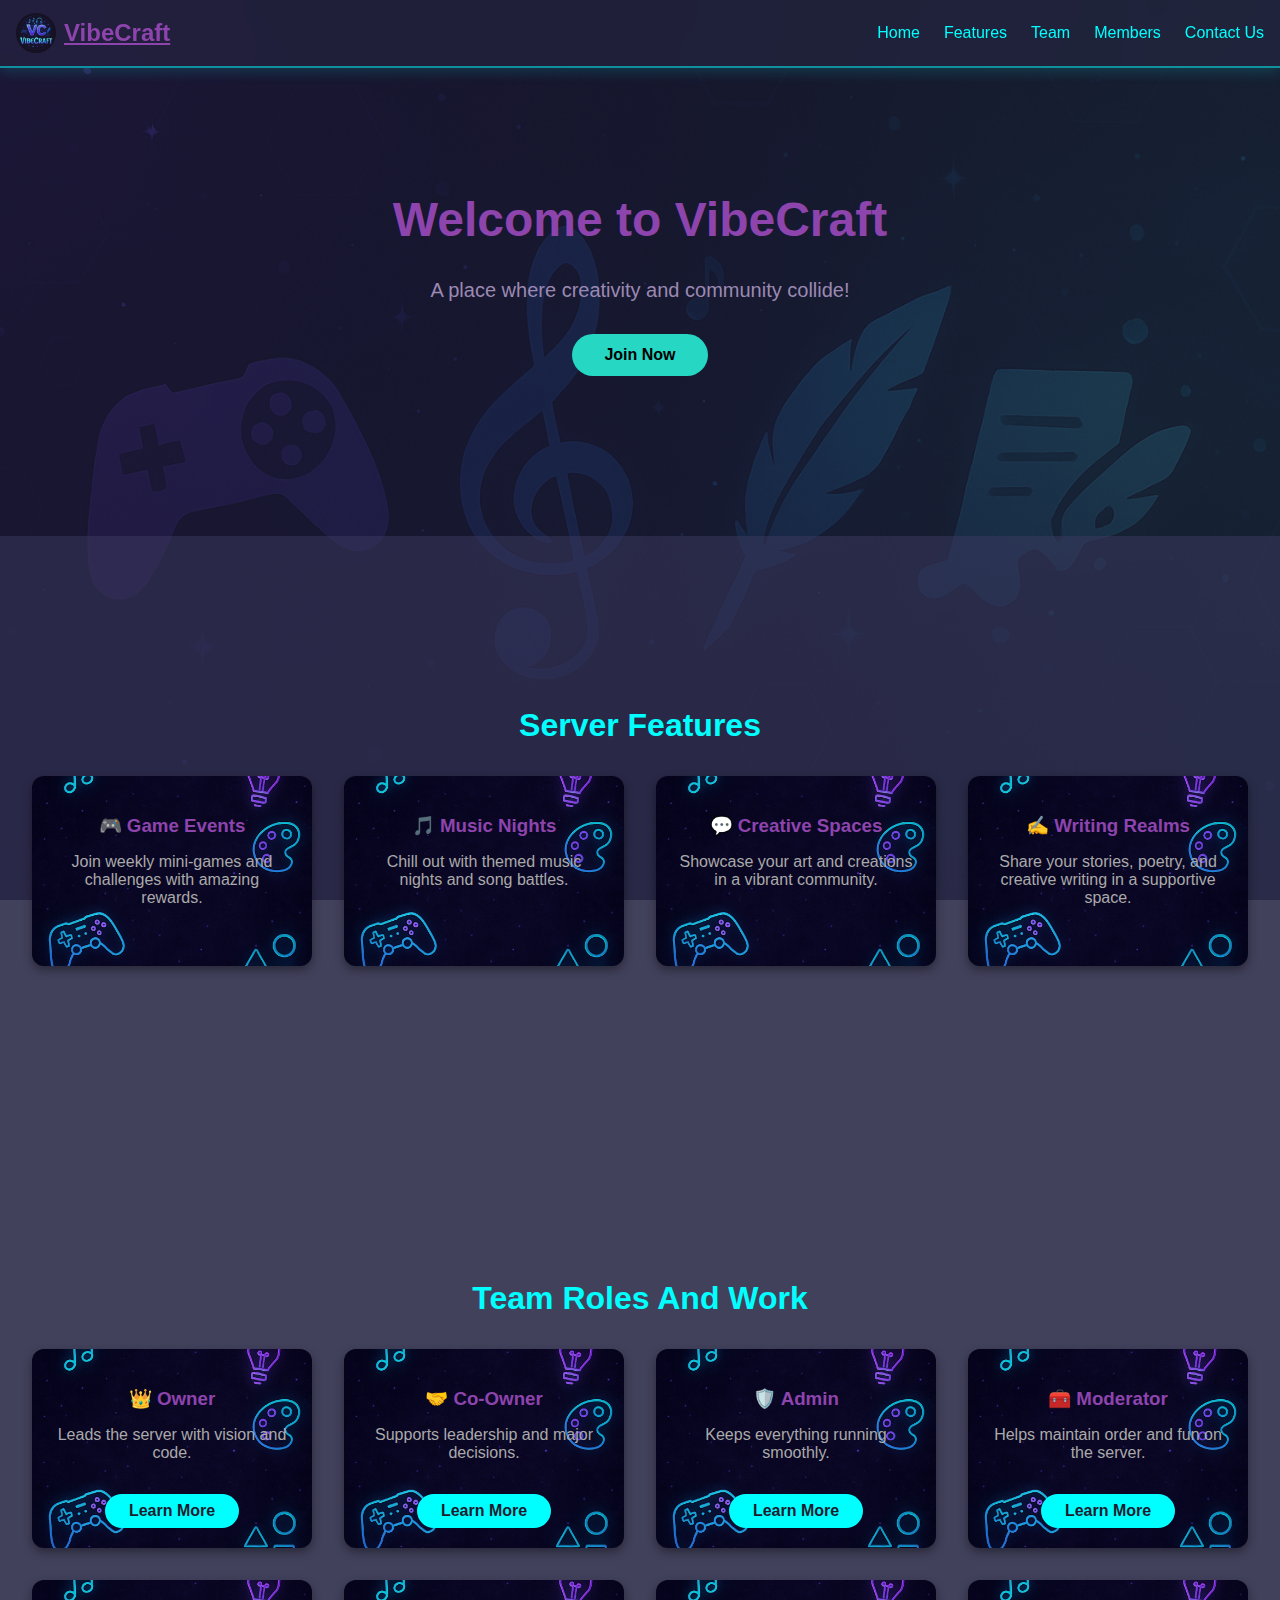
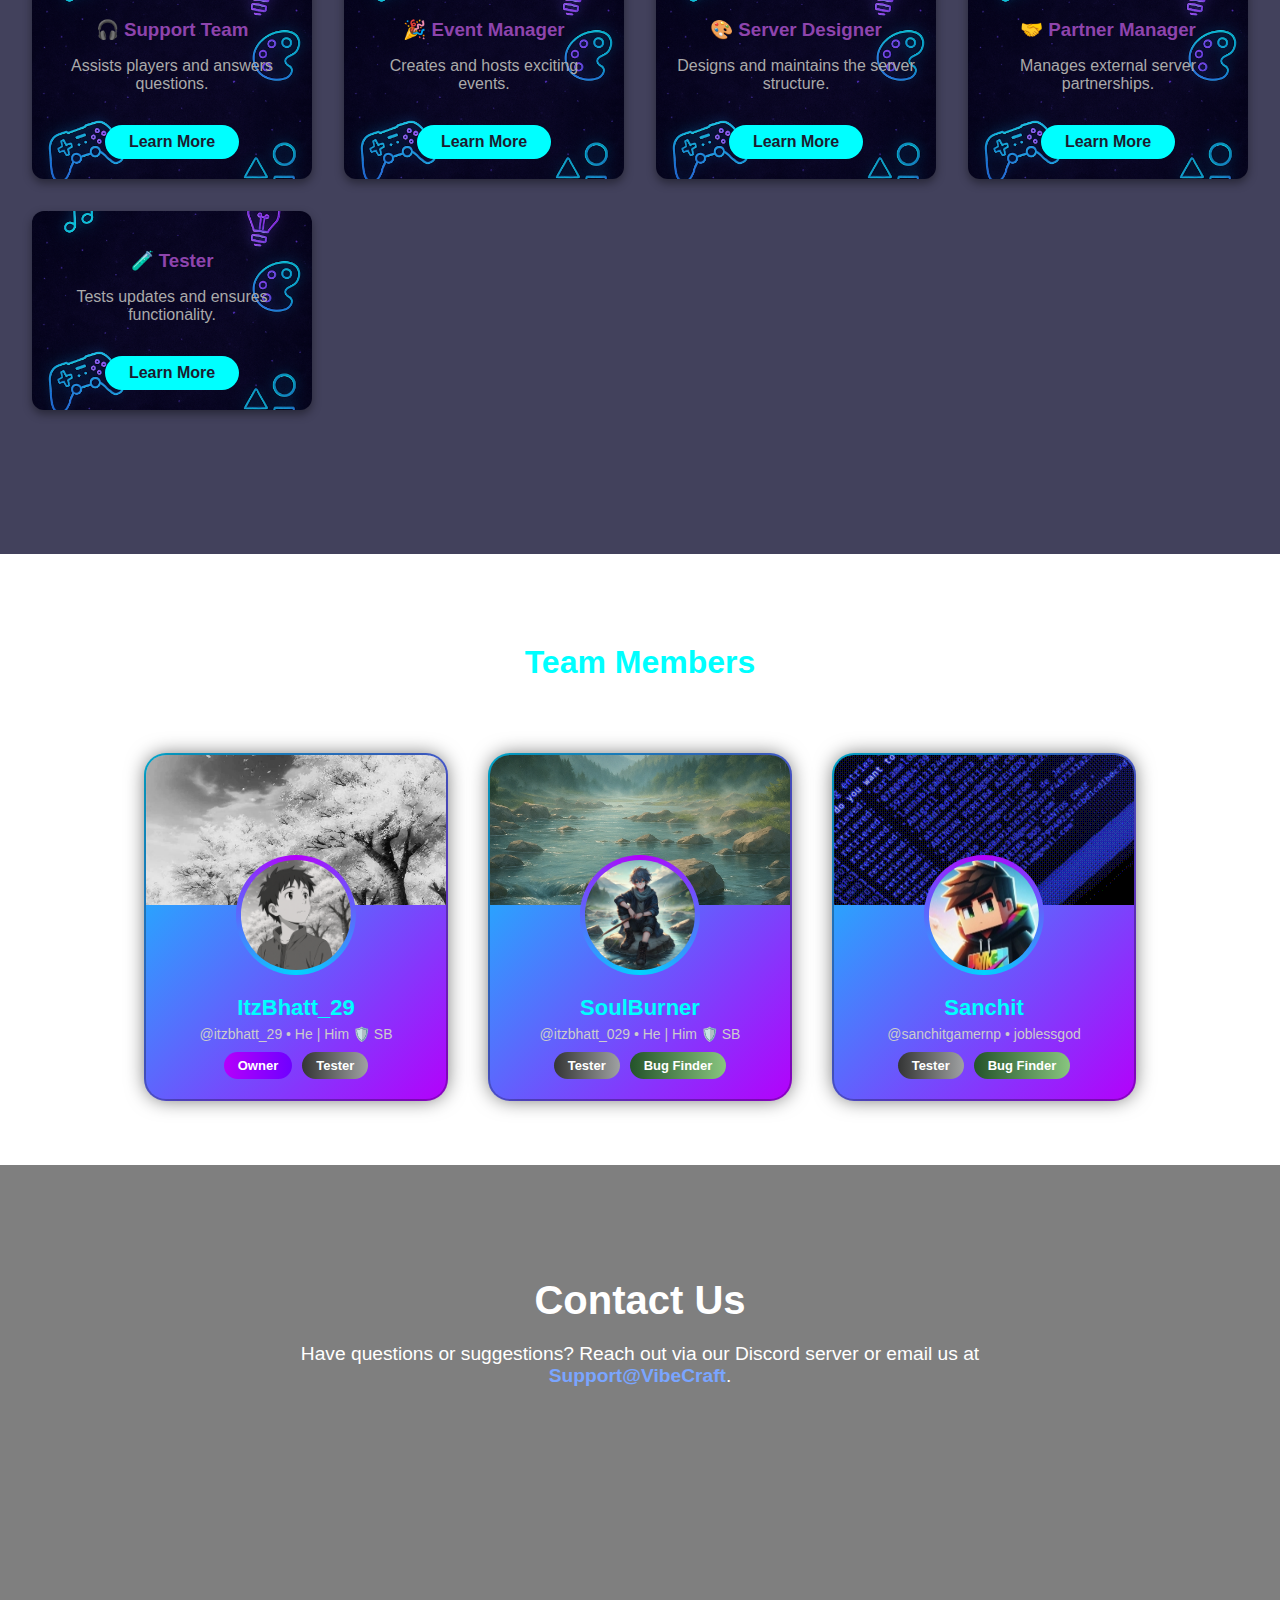
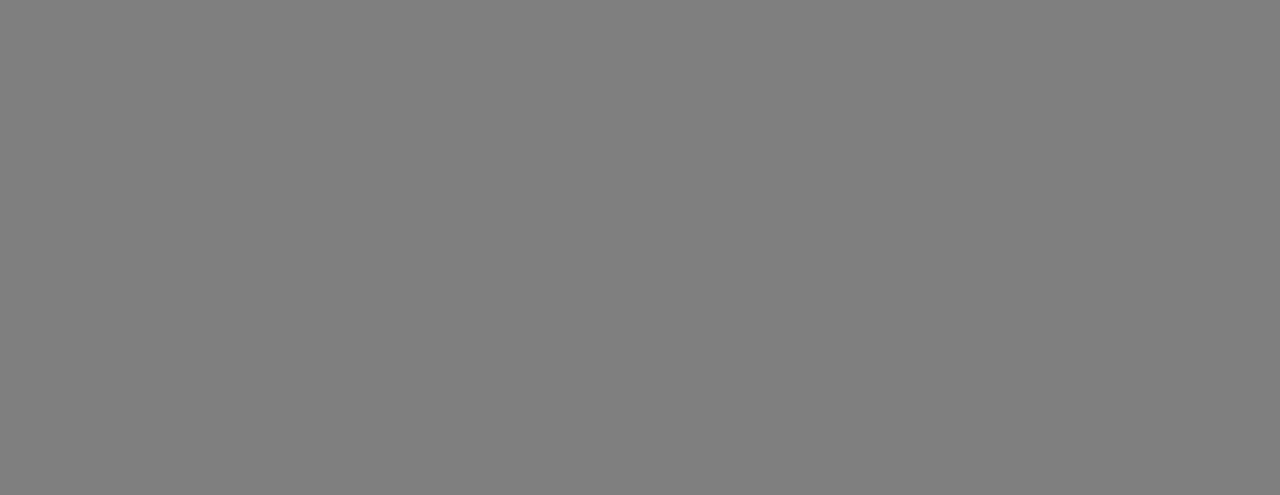
<file: index.html>
<!DOCTYPE html>
<html lang="en">
  
<head>
  <meta charset="UTF-8" />
  <meta name="viewport" content="width=device-width, initial-scale=1.0" />
  <title>VibeCraft Discord</title>
  
  <link rel="icon" type="image/x-icon" href="Img/logo.png">
  <link rel="stylesheet" href="style.css" />
</head>
  
<body>

  <!-- Navbar -->
  <div class="navbar">
    <div class="logo-container">
        <img src="Img/logo.png" draggable="false" alt="Logo" class="logo">
      <a href="/" class="server-name">VibeCraft</a>
    </div>

  <!-- Hamburger menu icon -->
    <div class="menu-toggle" id="menu-toggle">
        &#9776; <!-- Unicode hamburger icon -->
    </div>

  <!-- Navigation Links -->
        <ul class="nav-links" id="nav-links">
            <li><a href="#home">Home</a></li>
            <li><a href="#features">Features</a></li>
            <li><a href="#teams">Team</a></li>
            <li><a href="#members">Members</a></li>
            <li><a href="#contact">Contact Us</a></li>
        </ul>
    </div>

  <!-- Welcome Section -->
  <section class="welcome" id="Home">
    <h1>Welcome to VibeCraft</h1>
    <p class="slogan">A place where creativity and community collide!</p>
    <a href="https://discord.gg/cn9suYFgDA" class="join-button">Join Now</a>
  </section>

    <!-- Features Section -->
  <section class="features" id="features">
    <h2>Server Features</h2>
    <div class="feature-grid">
      <div class="feature-card"><h3>🎮 Game Events</h3><p>Join weekly mini-games and challenges with amazing rewards.</p></div>
      <div class="feature-card"><h3>🎵 Music Nights</h3><p>Chill out with themed music nights and song battles.</p></div>
      <div class="feature-card"><h3>💬 Creative Spaces</h3><p>Showcase your art and creations in a vibrant community.</p></div>
      <div class="feature-card"><h3>✍️ Writing Realms</h3><p>Share your stories, poetry, and creative writing in a supportive space.</p></div>
    </div>
  </section>

  <!-- Teams Section -->
  <section class="teams" id="teams">
    <h2>Team Roles And Work </h2>
    <div class="team-grid">
      <div class="team-card">
        <h3>👑 Owner</h3>
        <p>Leads the server with vision and code.</p>
        <span class="learn-more" data-role="Owner">Learn More</span>
      </div>
      <div class="team-card">
        <h3>🤝 Co-Owner</h3>
        <p>Supports leadership and major decisions.</p>
        <span class="learn-more" data-role="Co-Owner">Learn More</span>
      </div>
      <div class="team-card">
        <h3>🛡️ Admin</h3>
        <p>Keeps everything running smoothly.</p>
        <span class="learn-more" data-role="Admin">Learn More</span>
      </div>
      <div class="team-card">
        <h3>🧰 Moderator</h3>
        <p>Helps maintain order and fun on the server.</p>
        <span class="learn-more" data-role="Moderator">Learn More</span>
      </div>
      <div class="team-card">
        <h3>🎧 Support Team</h3>
        <p>Assists players and answers questions.</p>
        <span class="learn-more" data-role="Support Team">Learn More</span>
      </div>
      <div class="team-card">
        <h3>🎉 Event Manager</h3>
        <p>Creates and hosts exciting events.</p>
        <span class="learn-more" data-role="Event Manager">Learn More</span>
      </div>
      <div class="team-card">
        <h3>🎨 Server Designer</h3>
        <p>Designs and maintains the server structure.</p>
        <span class="learn-more" data-role="Server Designer">Learn More</span>
      </div>
      <div class="team-card">
        <h3>🤝 Partner Manager</h3>
        <p>Manages external server partnerships.</p>
        <span class="learn-more" data-role="Partner Manager">Learn More</span>
      </div>
      <div class="team-card">
        <h3>🧪 Tester</h3>
        <p>Tests updates and ensures functionality.</p>
        <span class="learn-more" data-role="Tester">Learn More</span>
      </div>
    </div>
  </section>

  
  
  <!-- Member Section -->
    <div class="members" id="members">
      <h2>Team Members</h2>
    
    <!-- Member 1 -->
    <div class="member-card">
      <div class="gradient-border">
        <div class="card-content">
          <div class="banner" style="background-image: url('Img/pf-banner.gif');"></div>
          <div class="pfp-wrapper">
              <div class="pfp-border">
                <img src="Img/pf.png" alt="Profile" class="pfp" />
              </div>
          </div>
          <div class="profile-content">
            <h2>ItzBhatt_29</h2>
            <p>@itzbhatt_29 • He | Him 🛡️ SB</p>
            <div class="badges">
              <span class="badge owner">Owner</span>
              <span class="badge tester">Tester</span>
            </div>
          </div>
        </div>
      </div>
    </div>

    <!-- Member 2 -->
    <div class="member-card">
      <div class="gradient-border">
        <div class="card-content">
          <div class="banner" style="background-image: url('Img/pf-banner2.png');"></div>
          <div class="pfp-wrapper">
              <div class="pfp-border">
                <img src="Img/PF2.webp" alt="Profile" class="pfp" />
              </div> 
          </div>
          <div class="profile-content">
            <h2>SoulBurner</h2>
            <p>@itzbhatt_029 • He | Him 🛡️ SB</p>
            <div class="badges">
              <span class="badge tester">Tester</span>
              <span class="badge bug-finder">Bug Finder</span>
            </div>
          </div>
        </div>
      </div>
    </div>

      <!-- Member 3 -->
    <div class="member-card">
      <div class="gradient-border">
        <div class="card-content">
          <div class="banner" style="background-image: url('Img/pf-banner3.gif');"></div>
          <div class="pfp-wrapper">
              <div class="pfp-border">
                <img src="Img/pf3.png" alt="Profile" class="pfp" />
              </div>
          </div>
          <div class="profile-content">
            <h2>Sanchit</h2>
            <p>@sanchitgamernp • joblessgod</p>
            <div class="badges">
              <span class="badge tester">Tester</span>
              <span class="badge bug-finder">Bug Finder</span>
            </div>
          </div>
        </div>
      </div>
    </div>

  </div>


  <!-- Contact Section -->
  <section class="contact" id="contact">
    <h2>Contact Us</h2>
    <p>Have questions or suggestions? Reach out via our Discord server or email us at <a href="https://discord.gg/YE26GUWMZp">Support@VibeCraft</a>.</p>
    <div class="discord-widget">
      <iframe src="https://discord.com/widget?id=1371827206577459211&theme=dark" width="350" height="500" allowtransparency="true" frameborder="0" sandbox="allow-popups allow-popups-to-escape-sandbox allow-same-origin allow-scripts"></iframe>
    </div>
  </section>

  <!-- Popup Modal -->
  <div id="popup" class="modal">
    <div class="modal-content">
      <span class="close">&times;</span>
      <h2 id="popup-title">Title</h2>
      <p id="popup-description">Description here...</p>
    </div>
  </div>

  <!-- JavaScript -->
  <script src="script.js"></script>
</body>
</html>
</file>
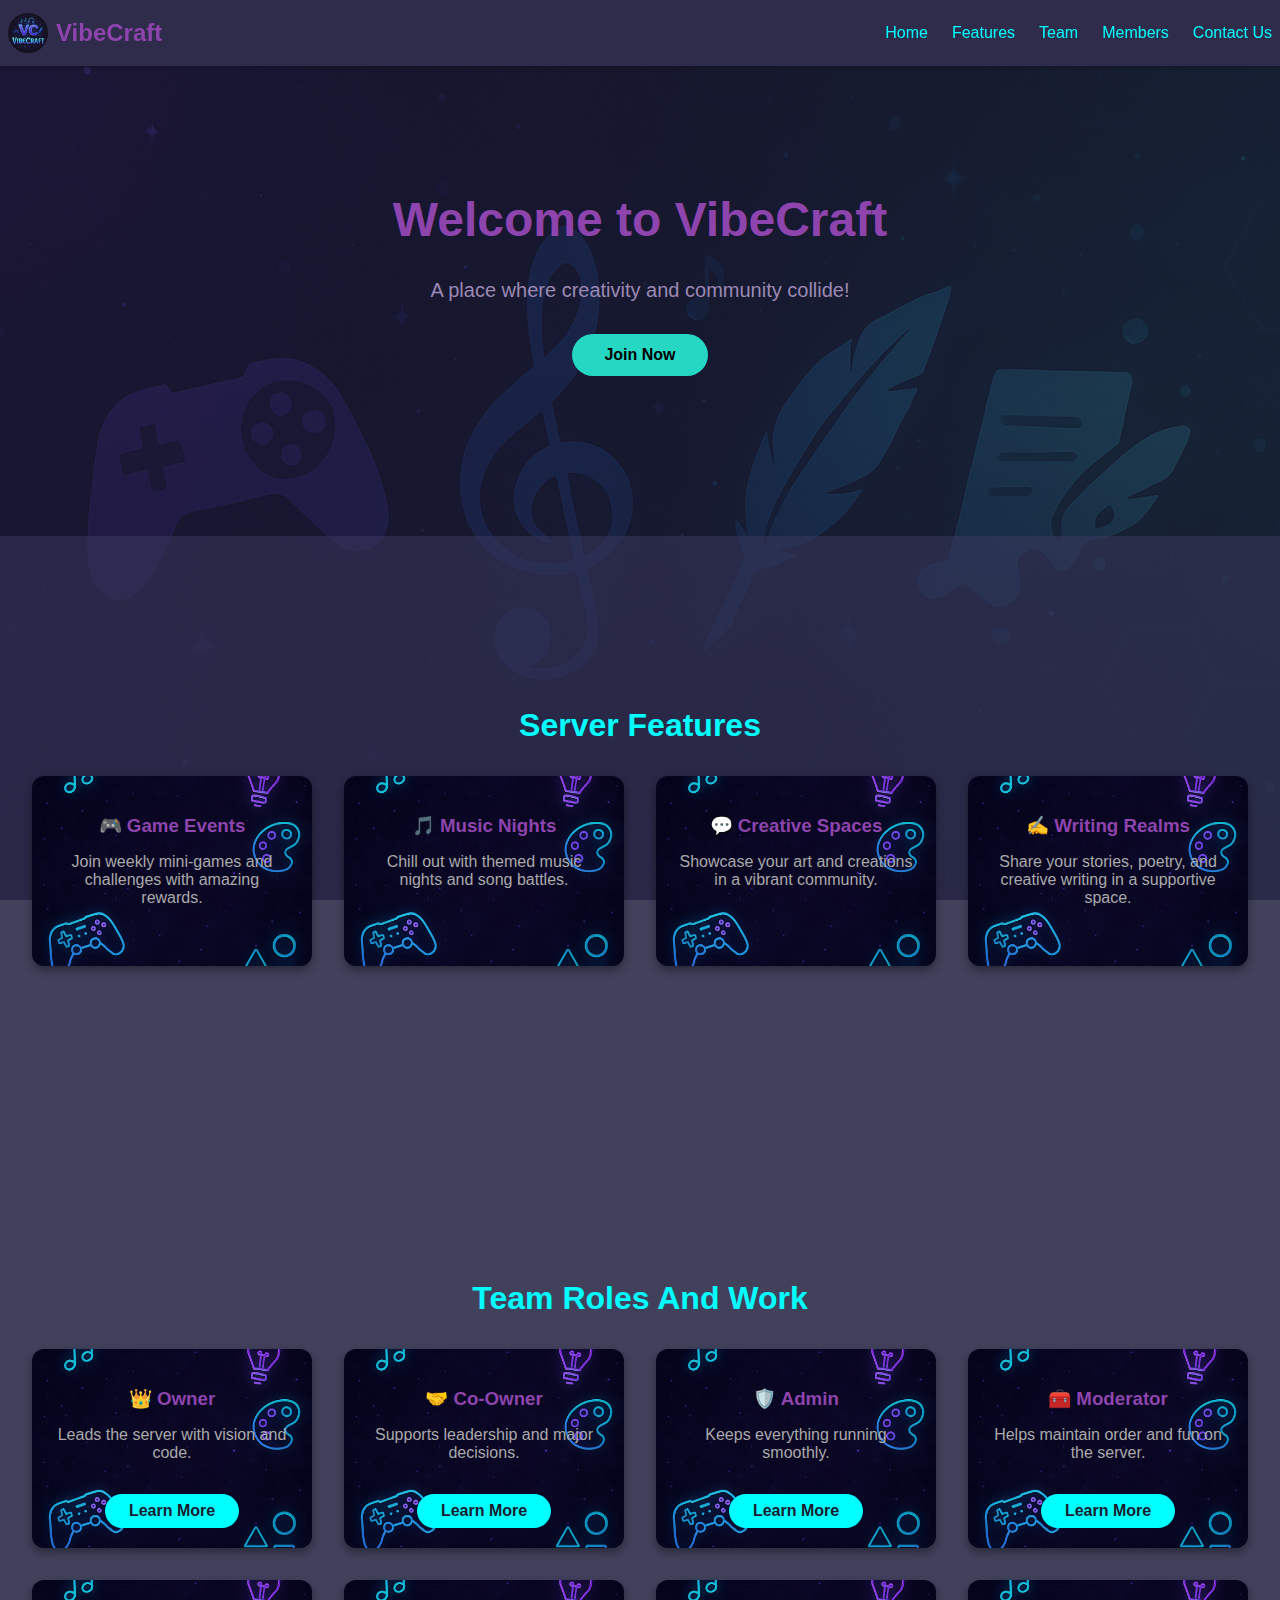
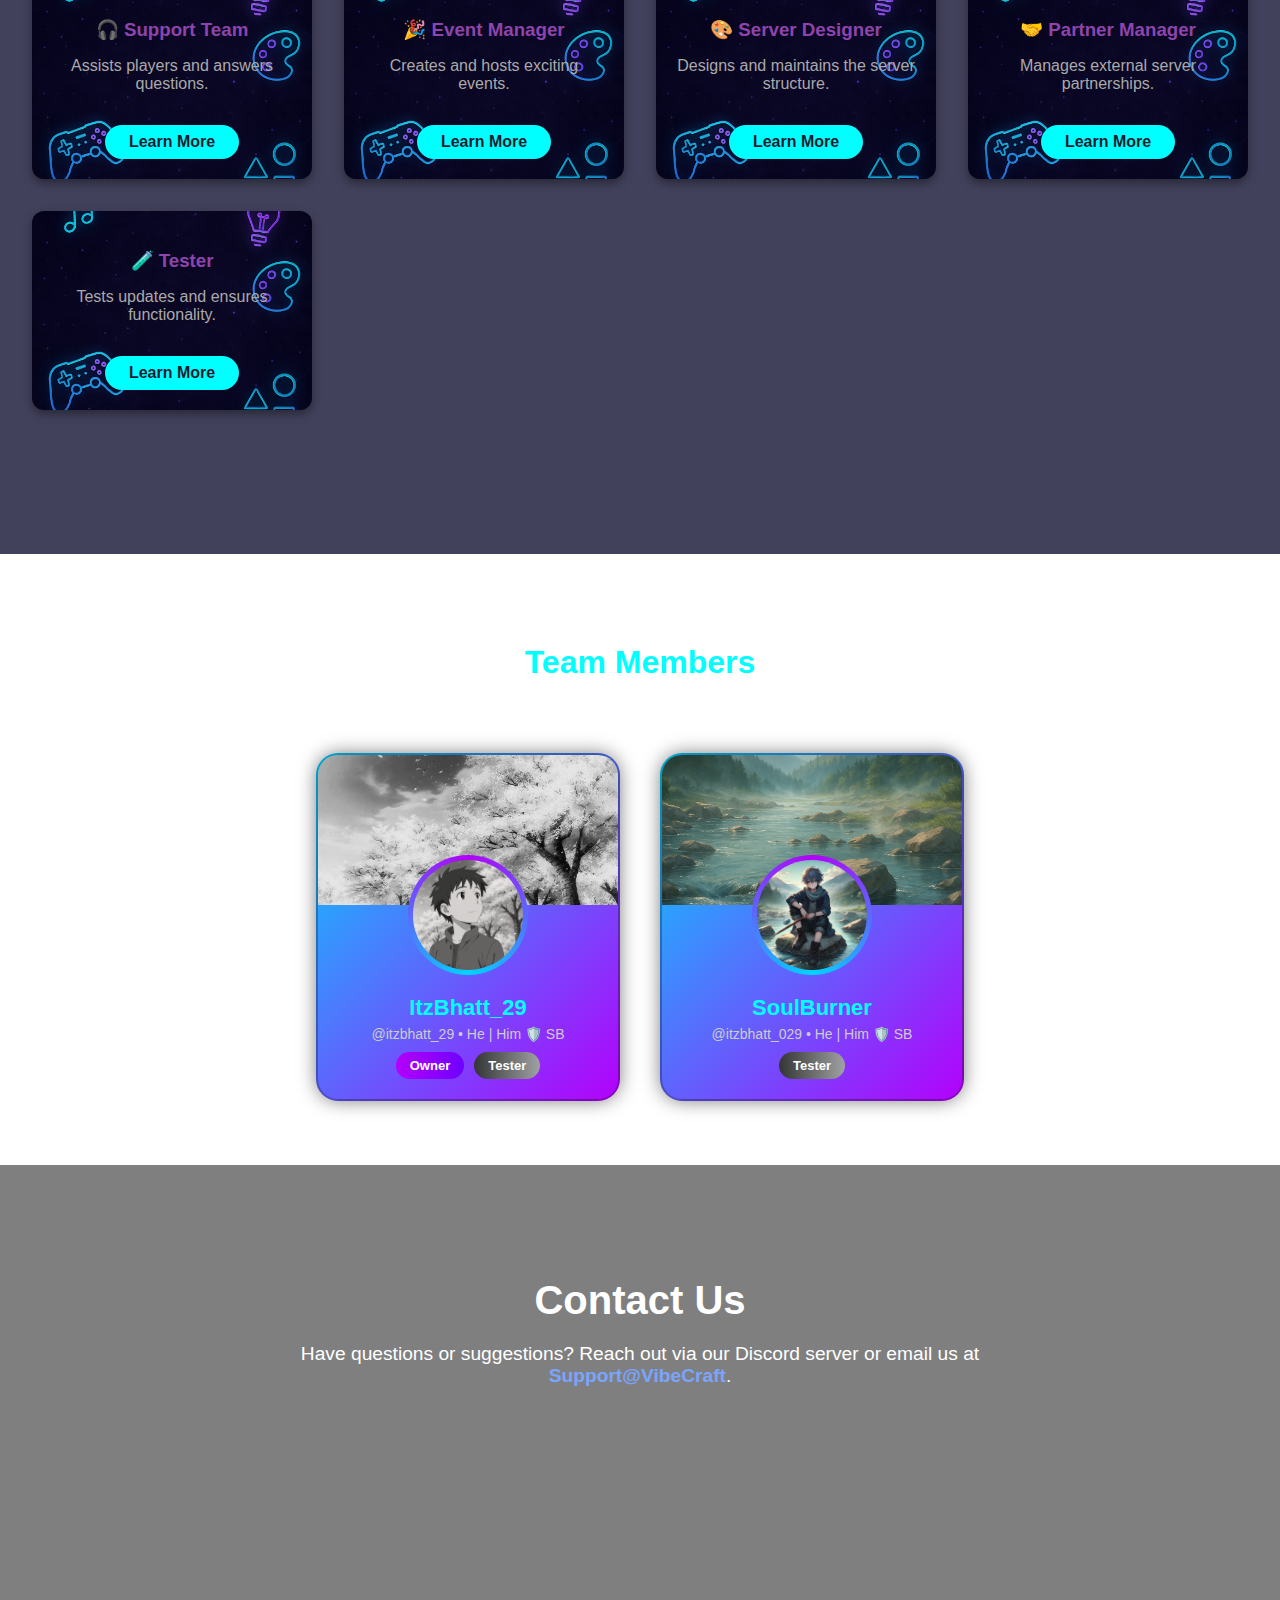
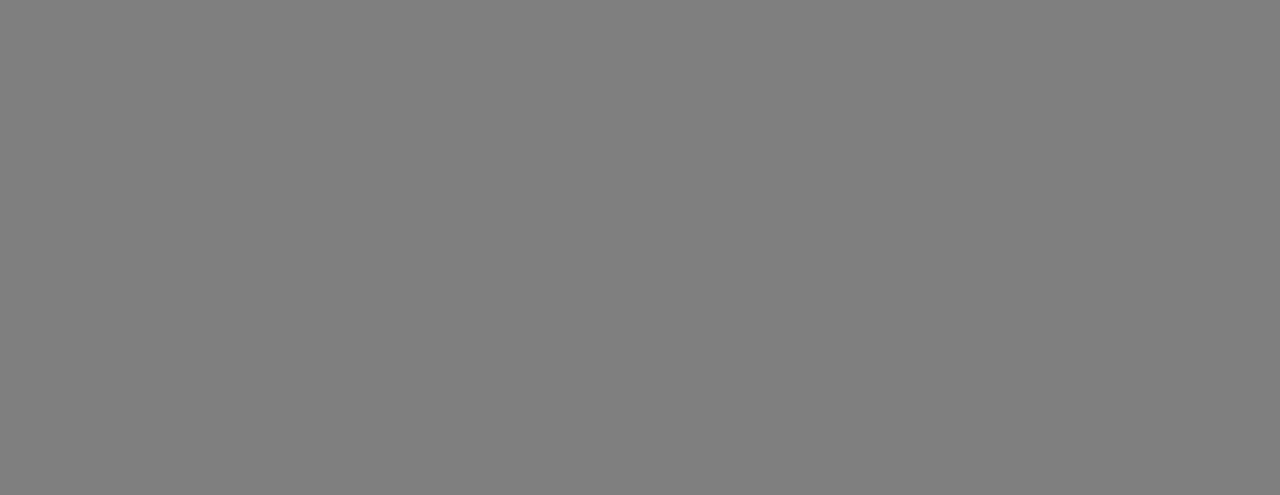
<file: DC VibeCraft/index.html>
<!DOCTYPE html>
<html lang="en">
<head>
  <meta charset="UTF-8" />
  <meta name="viewport" content="width=device-width, initial-scale=1.0" />
  <title>VibeCraft Discord</title>
  <link rel="icon" type="image/x-icon" href="Img/logo.png">
  <link rel="stylesheet" href="style.css" />
</head>
<body>

  <!-- Navbar -->
  <div class="navbar">
    <div class="logo-container">
        <img src="Img/logo.png" alt="Logo" class="logo">
        <span class="server-name">VibeCraft</span>
    </div>

  <!-- Hamburger menu icon -->
    <div class="menu-toggle" id="menu-toggle">
        &#9776; <!-- Unicode hamburger icon -->
    </div>

  <!-- Navigation Links -->
        <ul class="nav-links" id="nav-links">
            <li><a href="#home">Home</a></li>
            <li><a href="#features">Features</a></li>
            <li><a href="#teams">Team</a></li>
            <li><a href="#members">Members</a></li>
            <li><a href="#contact">Contact Us</a></li>
        </ul>
    </div>

  <!-- Welcome Section -->
  <section class="welcome" id="Home">
    <h1>Welcome to VibeCraft</h1>
    <p class="slogan">A place where creativity and community collide!</p>
    <a href="https://discord.gg/cn9suYFgDA" class="join-button">Join Now</a>
  </section>

    <!-- Features Section -->
  <section class="features" id="features">
    <h2>Server Features</h2>
    <div class="feature-grid">
      <div class="feature-card"><h3>🎮 Game Events</h3><p>Join weekly mini-games and challenges with amazing rewards.</p></div>
      <div class="feature-card"><h3>🎵 Music Nights</h3><p>Chill out with themed music nights and song battles.</p></div>
      <div class="feature-card"><h3>💬 Creative Spaces</h3><p>Showcase your art and creations in a vibrant community.</p></div>
      <div class="feature-card"><h3>✍️ Writing Realms</h3><p>Share your stories, poetry, and creative writing in a supportive space.</p></div>
    </div>
  </section>

  <!-- Teams Section -->
  <section class="teams" id="teams">
    <h2>Team Roles And Work </h2>
    <div class="team-grid">
      <div class="team-card">
        <h3>👑 Owner</h3>
        <p>Leads the server with vision and code.</p>
        <span class="learn-more" data-role="Owner">Learn More</span>
      </div>
      <div class="team-card">
        <h3>🤝 Co-Owner</h3>
        <p>Supports leadership and major decisions.</p>
        <span class="learn-more" data-role="Co-Owner">Learn More</span>
      </div>
      <div class="team-card">
        <h3>🛡️ Admin</h3>
        <p>Keeps everything running smoothly.</p>
        <span class="learn-more" data-role="Admin">Learn More</span>
      </div>
      <div class="team-card">
        <h3>🧰 Moderator</h3>
        <p>Helps maintain order and fun on the server.</p>
        <span class="learn-more" data-role="Moderator">Learn More</span>
      </div>
      <div class="team-card">
        <h3>🎧 Support Team</h3>
        <p>Assists players and answers questions.</p>
        <span class="learn-more" data-role="Support Team">Learn More</span>
      </div>
      <div class="team-card">
        <h3>🎉 Event Manager</h3>
        <p>Creates and hosts exciting events.</p>
        <span class="learn-more" data-role="Event Manager">Learn More</span>
      </div>
      <div class="team-card">
        <h3>🎨 Server Designer</h3>
        <p>Designs and maintains the server structure.</p>
        <span class="learn-more" data-role="Server Designer">Learn More</span>
      </div>
      <div class="team-card">
        <h3>🤝 Partner Manager</h3>
        <p>Manages external server partnerships.</p>
        <span class="learn-more" data-role="Partner Manager">Learn More</span>
      </div>
      <div class="team-card">
        <h3>🧪 Tester</h3>
        <p>Tests updates and ensures functionality.</p>
        <span class="learn-more" data-role="Tester">Learn More</span>
      </div>
    </div>
  </section>

  
  
  <!-- Member Section -->
    <div class="members" id="members">
      <h2>Team Members</h2>
    
    <!-- Member 1 -->
    <div class="member-card">
      <div class="gradient-border">
        <div class="card-content">
          <div class="banner" style="background-image: url('Img/pf-banner.gif');"></div>
          <div class="pfp-wrapper">
              <div class="pfp-border">
                <img src="Img/pf.png" alt="Profile" class="pfp" />
              </div>
          </div>
          <div class="profile-content">
            <h2>ItzBhatt_29</h2>
            <p>@itzbhatt_29 • He | Him 🛡️ SB</p>
            <div class="badges">
              <span class="badge owner">Owner</span>
              <span class="badge tester">Tester</span>
            </div>
          </div>
        </div>
      </div>
    </div>

    <!-- Member 2 -->
    <div class="member-card">
      <div class="gradient-border">
        <div class="card-content">
          <div class="banner" style="background-image: url('Img/pf-banner2.png');"></div>
          <div class="pfp-wrapper">
              <div class="pfp-border">
                <img src="Img/PF2.webp" alt="Profile" class="pfp" />
              </div> 
          </div>
          <div class="profile-content">
            <h2>SoulBurner</h2>
            <p>@itzbhatt_029 • He | Him 🛡️ SB</p>
            <div class="badges">
              <span class="badge tester">Tester</span>
            </div>
          </div>
        </div>
      </div>
    </div>

  </div>


  <!-- Contact Section -->
  <section class="contact" id="contact">
    <h2>Contact Us</h2>
    <p>Have questions or suggestions? Reach out via our Discord server or email us at <a href="https://discord.gg/YE26GUWMZp">Support@VibeCraft</a>.</p>
    <div class="discord-widget">
      <iframe src="https://discord.com/widget?id=1371827206577459211&theme=dark" width="350" height="500" allowtransparency="true" frameborder="0" sandbox="allow-popups allow-popups-to-escape-sandbox allow-same-origin allow-scripts"></iframe>
    </div>
  </section>

  <!-- Popup Modal -->
  <div id="popup" class="modal">
    <div class="modal-content">
      <span class="close">&times;</span>
      <h2 id="popup-title">Title</h2>
      <p id="popup-description">Description here...</p>
    </div>
  </div>

  <!-- JavaScript -->
  <script src="script.js"></script>
</body>
</html>
</file>
<file: style.css>
/* VibeCraft Styles */
body {
  margin: 0;
  font-family: 'Segoe UI', Tahoma, Geneva, Verdana, sans-serif;
  background: url('Img/bg.png') no-repeat center center fixed;
  background-size: cover;
  color: #FFFFFF;
}

/* Navbar */
/* Navbar */
.navbar {
  position: fixed;
  top: 0;
  left: 0;
  right: 0;
  z-index: 1000;
  display: flex;
  justify-content: space-between;
  align-items: center;
  padding: 8px 16px;
  background: rgba(46, 44, 74, 0.4); /* Slight transparency */
  backdrop-filter: blur(12px); /* Glass effect */
  -webkit-backdrop-filter: blur(12px); /* Safari support */
  border-bottom: 2px solid rgba(0, 255, 255, 0.5); /* Soft aqua line */
  box-shadow: 0 4px 12px rgba(0, 255, 255, 0.15); /* Aqua glow */
}

/* Rest of your styles remain unchanged */

.logo-container {
  display: flex;
  align-items: center;
  gap: 0.5rem;
}

.logo {
  width: 40px;
  height: 40px;
  border-radius: 50%;
  object-fit: cover;
}

.server-name {
  font-size: 1.5rem;
  font-weight: bold;
  color: #8E44AD;
}

.nav-links {
  display: flex;
  gap: 1.5rem;
  list-style: none;
}

.nav-links a {
  color: #00FFFF;
  text-decoration: none;
  font-weight: 500;
  transition: text-decoration 0.3s;
}

.nav-links a:hover {
  text-decoration: underline;
}

.menu-toggle {
  display: none;
  font-size: 1.8rem;
  cursor: pointer;
  color: #00FFFF;
}

/* Mobile styles */
@media (max-width: 768px) {
  .menu-toggle {
    display: block;
  }

  .nav-links {
    display: none;
    flex-direction: column;
    background: rgba(46, 44, 74, 0.85);
    backdrop-filter: blur(8px);
    position: absolute;
    top: 60px;
    left: 0;
    right: 0;
    text-align: center;
    padding: 1rem 0;
    z-index: 999;
    border-top: 1px solid rgba(0, 255, 255, 0.2);
    box-shadow: 0 8px 16px rgba(0, 255, 255, 0.1);
  }

  .nav-links.show {
    display: flex;
  }

  .nav-links li {
    padding: 0.5rem 0;
  }
}

/* Welcome Section */
.welcome {
  text-align: center;
  padding: 10rem 1rem;
  background-color: rgba(28, 27, 47, 0.8);
}

.welcome h1 {
  font-size: 3rem;
  color: #8E44AD;
}

.slogan {
  font-size: 1.25rem;
  color: #9B89B3;
  margin: 1rem 0 2rem;
}

.join-button {
  display: inline-block;
  background-color: #26D7C4;
  color: #000;
  padding: 0.75rem 2rem;
  border-radius: 999px;
  font-weight: bold;
  text-decoration: none;
  transition: background-color 0.3s ease;
}

.join-button:hover {
  background-color: #00FFFF;
}

/* Shared Sections */
.features,
.teams {
  padding: 9rem 2rem;
  background-color: rgba(46, 44, 74, 0.9);
  text-align: center;
  overflow: hidden;
}

.features h2,
.teams h2 {
  font-size: 2rem;
  color: #00FFFF;
  margin-bottom: 2rem;
}

/* Grid Layout */
.feature-grid,
.team-grid {
  display: grid;
  grid-template-columns: repeat(auto-fit, minmax(280px, 1fr));
  gap: 2rem;
  align-items: start;
}

/* Cards */
.feature-card,
.team-card {
  background-color: #1C1B2F;
  padding: 2rem;
  border-radius: 1rem;
  box-shadow: 0 0 10px rgba(79, 208, 230, 0.2);
  text-align: center;
  word-wrap: break-word;
  min-height: 150px;
}

.feature-card h3,
.team-card h3 {
  color: #8E44AD;
  margin-bottom: 0.5rem;
}

.feature-card p,
.team-card p {
  color: #AAAAAA;
}

.team-card, .feature-card {
  background-image: url('Img/card-bg.png'); /* Replace with your image path */
  background-size: cover;
  background-position: center;
  background-repeat: no-repeat;
  color: #fff; /* Ensure text is readable */
  border-radius: 12px;
  padding: 20px;
  box-shadow: 0 4px 10px rgba(0, 0, 0, 0.4);
  position: relative;
  overflow: hidden;
}
/* Contact Us*/
#contact {
  background-image: url(''); /* Replace with your actual image path */
  background-size: cover;
  background-position: center;
  background-repeat: no-repeat;
  padding: 80px 20px;
  color: #ffffff;
  text-align: center;
  position: relative;
}

#contact::before {
  content: '';
  position: absolute;
  top: 0; left: 0;
  width: 100%; height: 100%;
  background-color: rgba(0, 0, 0, 0.5); /* Optional overlay for readability */
  z-index: 0;
}

#contact * {
  position: relative;
  z-index: 1;
}

#contact h2 {
  font-size: 2.5em;
  margin-bottom: 20px;
}

#contact p {
  font-size: 1.2em;
  max-width: 800px;
  margin: 0 auto;
}

#contact a {
  color: #7aa5ff;
  text-decoration: none;
  font-weight: bold;
}

#contact a:hover {
  text-decoration: underline;
}



/* Learn More Button */
.learn-more {
  margin-top: 1rem;
  display: inline-block;
  background-color: #00FFFF;
  color: #1C1B2F;
  padding: 0.5rem 1.5rem;
  border-radius: 20px;
  font-weight: bold;
  text-decoration: none;
  transition: background-color 0.3s ease;
  cursor: pointer;
}

.learn-more:hover {
  background-color: #26D7C4;
}

/* Modal Styles */
.modal {
  display: none; /* Hide initially */
  position: fixed;
  z-index: 999;
  left: 0;
  top: 0;
  width: 100%;
  height: 100%;
  overflow: auto;
  background-color: rgba(0,0,0,0.7);
}

.modal-content {
  background-image: url('Img/bg.png'); /* Path to your image */
  background-size: cover;                 /* Ensures image covers the box */
  background-position: center;            /* Centers the image */
  background-repeat: no-repeat;
  
   margin: 15% auto;
  padding: 20px;
  border: 1px solid #888;
  width: 80%;
  max-width: 500px;
  border-radius: 10px;
  box-shadow: 0 0 10px #00f0ff;
  position: relative;
  animation: fadeIn 0.3s ease-in-out;

  /* Optional: add a semi-transparent overlay if text is hard to read */
  backdrop-filter: blur(2px);
}
.modal-content h2 {
  color: #8E44AD; /* Cyan title */
  margin-bottom: 10px;
}

.close {
  color: #aaa;
  float: right;
  font-size: 28px;
  font-weight: bold;
  cursor: pointer;
}


/* Discord Embed */
.discord-widget {
  display: flex;
  justify-content: center;
  padding: 4rem 0;
}

/* Responsive Adjustments */
@media (max-width: 600px) {
  .features,
  .teams {
    padding: 4rem 1rem;
  }

  .feature-grid,
  .team-grid {
    grid-template-columns: 1fr;
  }
}


/* Member Section */

.members {
  display: flex;
  gap: 40px;
  justify-content: center;
  flex-wrap: wrap;
  padding: 4rem 2rem;
}
.members h2 {
  font-size: 2rem;
  width: 100%;
  text-align: center;
  color: #00FFFF;
  margin-bottom: 2rem;
}

.member-card {
  position: relative;
  border-radius: 22px;
}

.gradient-border {
  padding: 2px;
  border-radius: 22px;
  background: linear-gradient(135deg, #00d4ff, #b400fb);
}

.card-content {
  background-color: conic-gradient(from 0deg, #00d4ff, #b400fb, #00d4ff);
  border-radius: 20px;
  overflow: hidden;
  position: relative;
  width: 300px;
  box-shadow: 0 0 20px rgba(0, 0, 0, 0.6);
}

.banner {
  height: 150px;
  background-size: cover;
  background-position: center;
}

.pfp-wrapper {
  position: absolute;
  top: 100px;
  left: 50%;
  transform: translateX(-50%);
  z-index: 10;
}

.pfp-border {
  width: 120px;
  height: 120px;
  border-radius: 50%;
  background: conic-gradient(from 0deg, #b400fb, #00d4ff, #b400fb);
  padding: 0.1px;
  display: flex;
  justify-content: center;
  align-items: center;
  
}

.pfp {
  width: 110px;
  height: 110px;
  border-radius: 50%;
  object-fit: cover;
}

.profile-content {
  padding-top: 80px;
  padding-bottom: 20px;
  text-align: center;
  color: white;
}

.profile-content h2 {
  margin: 10px 0 5px;
  font-size: 22px;
}

.profile-content p {
  margin: 0;
  font-size: 14px;
  color: #ccc;
}

.badges {
  margin-top: 10px;
  display: flex;
  justify-content: center;
  gap: 10px;
  flex-wrap: wrap;
}

.badge {
  padding: 6px 14px;
  border-radius: 20px;
  font-size: 13px;
  font-weight: 600;
}

.badge.owner {
  background: linear-gradient(to right, #b400fb, #6f00ff);
  color: white;
}

.badge.tester {
  background: linear-gradient(to right, #343535, #9fa1a2);
  color: white;
}

.badge.bug-finder {
  background: linear-gradient(to right, #24532a, #88c57f);
  color: white;
}

@keyframes spin {
  0% {
    transform: rotate(0deg);
  }
  100% {
    transform: rotate(360deg);
  }
}
</file>
<file: DC VibeCraft/style.css>
/* VibeCraft Styles */
body {
  margin: 0;
  font-family: 'Segoe UI', Tahoma, Geneva, Verdana, sans-serif;
  background: url('Img/bg.png') no-repeat center center fixed;
  background-size: cover;
  color: #FFFFFF;
}

/* Navbar */
.navbar {
  position: fixed;
  top: 0;
  left: 0;
  right: 0;
  z-index: 1000;
  display: flex;
  justify-content: space-between;
  align-items: center;
  padding: 8px;
  background-color: #2E2C4A;
  box-shadow: 0 2px 4px rgba(0, 0, 0, 0.2);
}

.logo-container {
  display: flex;
  align-items: center;
  gap: 0.5rem;
}

.logo {
  width: 40px;
  height: 40px;
  border-radius: 50%; /* Makes it a perfect circle */
  object-fit: cover;  /* Ensures the image fills the circle */
}

.server-name {
  font-size: 1.5rem;
  font-weight: bold;
  color: #8E44AD;
}

.nav-links {
  display: flex;
  gap: 1.5rem;
  list-style: none;
}

.nav-links a {
  color: #00FFFF;
  text-decoration: none;
  font-weight: 500;
  transition: text-decoration 0.3s;
}

.nav-links a:hover {
  text-decoration: underline;
}

/* Base styling already present */

.menu-toggle {
  display: none;
  font-size: 1.8rem;
  cursor: pointer;
  color: #00FFFF;
}

/* Mobile styles */
@media (max-width: 768px) {
  .menu-toggle {
    display: block;
  }

  .nav-links {
    display: none;
    flex-direction: column;
    background-color: #2E2C4A;
    position: absolute;
    top: 60px; /* Adjust based on navbar height */
    left: 0;
    right: 0;
    text-align: center;
    padding: 1rem 0;
    z-index: 999;
  }

  .nav-links.show {
    display: flex;
  }

  .nav-links li {
    padding: 0.5rem 0;
  }
}


/* Welcome Section */
.welcome {
  text-align: center;
  padding: 10rem 1rem;
  background-color: rgba(28, 27, 47, 0.8);
}

.welcome h1 {
  font-size: 3rem;
  color: #8E44AD;
}

.slogan {
  font-size: 1.25rem;
  color: #9B89B3;
  margin: 1rem 0 2rem;
}

.join-button {
  display: inline-block;
  background-color: #26D7C4;
  color: #000;
  padding: 0.75rem 2rem;
  border-radius: 999px;
  font-weight: bold;
  text-decoration: none;
  transition: background-color 0.3s ease;
}

.join-button:hover {
  background-color: #00FFFF;
}

/* Shared Sections */
.features,
.teams {
  padding: 9rem 2rem;
  background-color: rgba(46, 44, 74, 0.9);
  text-align: center;
  overflow: hidden;
}

.features h2,
.teams h2 {
  font-size: 2rem;
  color: #00FFFF;
  margin-bottom: 2rem;
}

/* Grid Layout */
.feature-grid,
.team-grid {
  display: grid;
  grid-template-columns: repeat(auto-fit, minmax(280px, 1fr));
  gap: 2rem;
  align-items: start;
}

/* Cards */
.feature-card,
.team-card {
  background-color: #1C1B2F;
  padding: 2rem;
  border-radius: 1rem;
  box-shadow: 0 0 10px rgba(79, 208, 230, 0.2);
  text-align: center;
  word-wrap: break-word;
  min-height: 150px;
}

.feature-card h3,
.team-card h3 {
  color: #8E44AD;
  margin-bottom: 0.5rem;
}

.feature-card p,
.team-card p {
  color: #AAAAAA;
}

.team-card, .feature-card {
  background-image: url('Img/card-bg.png'); /* Replace with your image path */
  background-size: cover;
  background-position: center;
  background-repeat: no-repeat;
  color: #fff; /* Ensure text is readable */
  border-radius: 12px;
  padding: 20px;
  box-shadow: 0 4px 10px rgba(0, 0, 0, 0.4);
  position: relative;
  overflow: hidden;
}
/* Contact Us*/
#contact {
  background-image: url(''); /* Replace with your actual image path */
  background-size: cover;
  background-position: center;
  background-repeat: no-repeat;
  padding: 80px 20px;
  color: #ffffff;
  text-align: center;
  position: relative;
}

#contact::before {
  content: '';
  position: absolute;
  top: 0; left: 0;
  width: 100%; height: 100%;
  background-color: rgba(0, 0, 0, 0.5); /* Optional overlay for readability */
  z-index: 0;
}

#contact * {
  position: relative;
  z-index: 1;
}

#contact h2 {
  font-size: 2.5em;
  margin-bottom: 20px;
}

#contact p {
  font-size: 1.2em;
  max-width: 800px;
  margin: 0 auto;
}

#contact a {
  color: #7aa5ff;
  text-decoration: none;
  font-weight: bold;
}

#contact a:hover {
  text-decoration: underline;
}



/* Learn More Button */
.learn-more {
  margin-top: 1rem;
  display: inline-block;
  background-color: #00FFFF;
  color: #1C1B2F;
  padding: 0.5rem 1.5rem;
  border-radius: 20px;
  font-weight: bold;
  text-decoration: none;
  transition: background-color 0.3s ease;
  cursor: pointer;
}

.learn-more:hover {
  background-color: #26D7C4;
}

/* Modal Styles */
.modal {
  display: none; /* Hide initially */
  position: fixed;
  z-index: 999;
  left: 0;
  top: 0;
  width: 100%;
  height: 100%;
  overflow: auto;
  background-color: rgba(0,0,0,0.7);
}

.modal-content {
  background-image: url('Img/bg.png'); /* Path to your image */
  background-size: cover;                 /* Ensures image covers the box */
  background-position: center;            /* Centers the image */
  background-repeat: no-repeat;
  
   margin: 15% auto;
  padding: 20px;
  border: 1px solid #888;
  width: 80%;
  max-width: 500px;
  border-radius: 10px;
  box-shadow: 0 0 10px #00f0ff;
  position: relative;
  animation: fadeIn 0.3s ease-in-out;

  /* Optional: add a semi-transparent overlay if text is hard to read */
  backdrop-filter: blur(2px);
}
.modal-content h2 {
  color: #8E44AD; /* Cyan title */
  margin-bottom: 10px;
}

.close {
  color: #aaa;
  float: right;
  font-size: 28px;
  font-weight: bold;
  cursor: pointer;
}


/* Discord Embed */
.discord-widget {
  display: flex;
  justify-content: center;
  padding: 4rem 0;
}

/* Responsive Adjustments */
@media (max-width: 600px) {
  .features,
  .teams {
    padding: 4rem 1rem;
  }

  .feature-grid,
  .team-grid {
    grid-template-columns: 1fr;
  }
}


/* Member Section */

.members {
  display: flex;
  gap: 40px;
  justify-content: center;
  flex-wrap: wrap;
  padding: 4rem 2rem;
}
.members h2 {
  font-size: 2rem;
  width: 100%;
  text-align: center;
  color: #00FFFF;
  margin-bottom: 2rem;
}

.member-card {
  position: relative;
  border-radius: 22px;
}

.gradient-border {
  padding: 2px;
  border-radius: 22px;
  background: linear-gradient(135deg, #00d4ff, #b400fb);
}

.card-content {
  background-color: conic-gradient(from 0deg, #00d4ff, #b400fb, #00d4ff);
  border-radius: 20px;
  overflow: hidden;
  position: relative;
  width: 300px;
  box-shadow: 0 0 20px rgba(0, 0, 0, 0.6);
}

.banner {
  height: 150px;
  background-size: cover;
  background-position: center;
}

.pfp-wrapper {
  position: absolute;
  top: 100px;
  left: 50%;
  transform: translateX(-50%);
  z-index: 10;
}

.pfp-border {
  width: 120px;
  height: 120px;
  border-radius: 50%;
  background: conic-gradient(from 0deg, #b400fb, #00d4ff, #b400fb);
  padding: 0.1px;
  display: flex;
  justify-content: center;
  align-items: center;
  
}

.pfp {
  width: 110px;
  height: 110px;
  border-radius: 50%;
  object-fit: cover;
}

.profile-content {
  padding-top: 80px;
  padding-bottom: 20px;
  text-align: center;
  color: white;
}

.profile-content h2 {
  margin: 10px 0 5px;
  font-size: 22px;
}

.profile-content p {
  margin: 0;
  font-size: 14px;
  color: #ccc;
}

.badges {
  margin-top: 10px;
  display: flex;
  justify-content: center;
  gap: 10px;
  flex-wrap: wrap;
}

.badge {
  padding: 6px 14px;
  border-radius: 20px;
  font-size: 13px;
  font-weight: 600;
}

.badge.owner {
  background: linear-gradient(to right, #b400fb, #6f00ff);
  color: white;
}

.badge.tester {
  background: linear-gradient(to right, #343535, #9fa1a2);
  color: white;
}

@keyframes spin {
  0% {
    transform: rotate(0deg);
  }
  100% {
    transform: rotate(360deg);
  }
}
</file>
